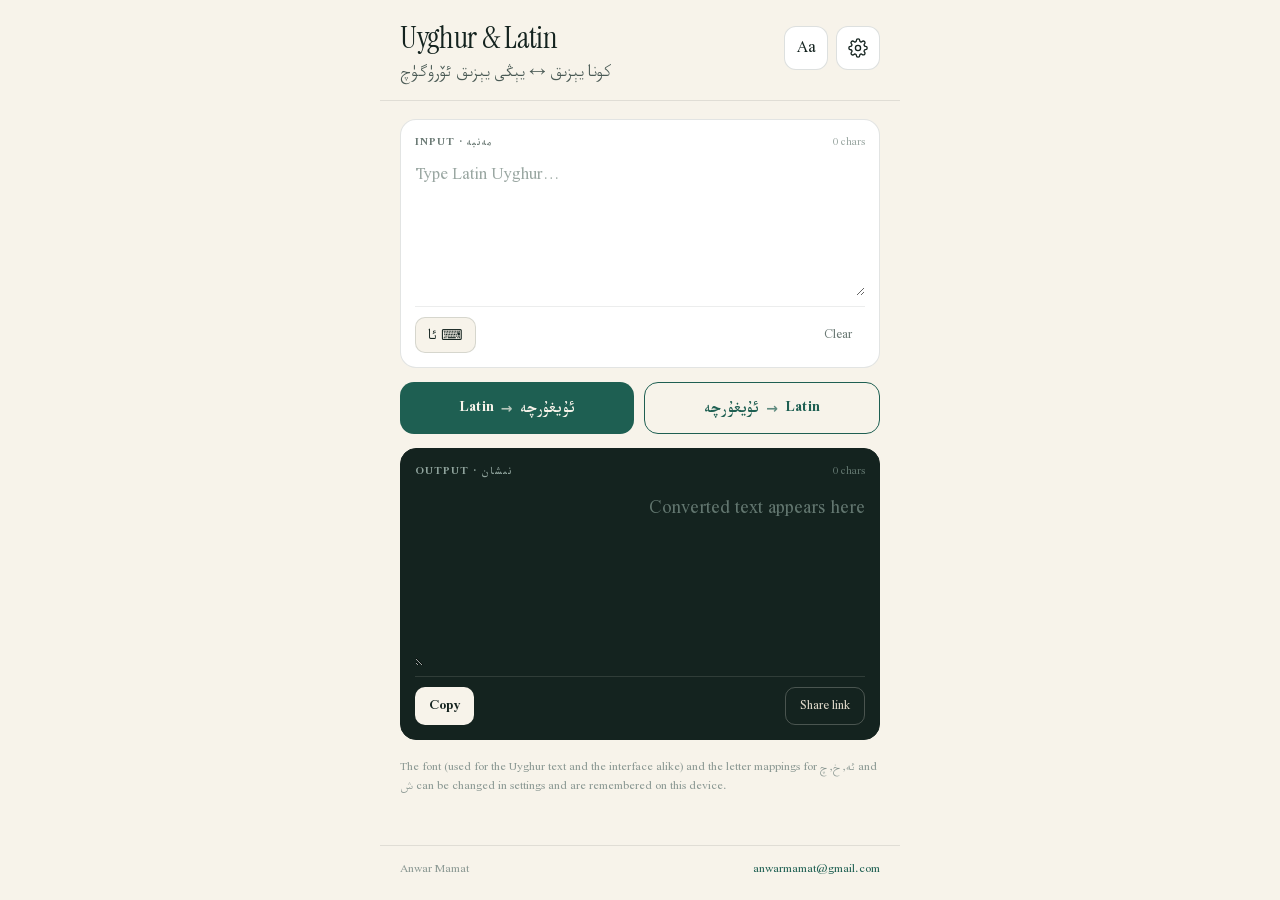
<file: index.html>
<!DOCTYPE html>
<html lang="en">
<head>
<meta charset="utf-8">
<meta name="viewport" content="width=device-width, initial-scale=1">
<meta name="description" content="Convert between the Uyghur Arabic script (كونا يېزىق) and Latin Uyghur (يېڭى يېزىق).">
<meta name="apple-mobile-web-app-capable" content="yes">
<meta name="apple-mobile-web-app-status-bar-style" content="black-translucent">
<title>Uyghur &amp; Latin — Alphabet Converter</title>
<link rel="preload" href="fonts/UKIJTuzBasma.woff2" as="font" type="font/woff2" crossorigin>
<link rel="preload" href="fonts/UKIJTuzBasmaBold.woff2" as="font" type="font/woff2" crossorigin>
<link rel="preconnect" href="https://fonts.googleapis.com">
<link rel="preconnect" href="https://fonts.gstatic.com" crossorigin>
<link href="https://fonts.googleapis.com/css2?family=Instrument+Serif:ital@0;1&family=Noto+Naskh+Arabic:wght@400;500;700&display=swap" rel="stylesheet">
<style>
  *, *::before, *::after { box-sizing: border-box; -webkit-tap-highlight-color: transparent; }

  /* UKIJ faces, self-hosted. Subset to Latin + Arabic + the symbols the
     interface draws, then converted to woff2 — verified pixel-identical to
     the originals. Fonts are free from ukij.org.

     Each family ships regular and bold, because the selected face sets the
     interface as well as the Uyghur text and the UI has 600-weight labels;
     without a real bold the browser would synthesize one. No local(): the
     page should render the same for everyone rather than shifting for
     whoever has the desktop fonts, and the installed originals differ from
     these subsets at U+2192 (see fonts/README.md). Only Tuz Basma, the
     default, is preloaded; the rest arrive when picked. */
  @font-face {
    font-family: 'UKIJ Tuz Basma';
    src: url('fonts/UKIJTuzBasma.woff2') format('woff2');
    font-weight: 400;
    font-style: normal;
    font-display: swap;
  }
  @font-face {
    font-family: 'UKIJ Tuz Basma';
    src: url('fonts/UKIJTuzBasmaBold.woff2') format('woff2');
    font-weight: 700;
    font-style: normal;
    font-display: swap;
  }
  @font-face {
    font-family: 'UKIJ Tuz Kitab';
    src: url('fonts/UKIJTuzKitab.woff2') format('woff2');
    font-weight: 400;
    font-style: normal;
    font-display: swap;
  }
  @font-face {
    font-family: 'UKIJ Tuz Kitab';
    src: url('fonts/UKIJTuzKitabBold.woff2') format('woff2');
    font-weight: 700;
    font-style: normal;
    font-display: swap;
  }
  @font-face {
    font-family: 'UKIJ Basma Qara';
    src: url('fonts/UKIJBasmaQara.woff2') format('woff2');
    font-weight: 400;
    font-style: normal;
    font-display: swap;
  }
  @font-face {
    font-family: 'UKIJ Basma Qara';
    src: url('fonts/UKIJBasmaQaraBold.woff2') format('woff2');
    font-weight: 700;
    font-style: normal;
    font-display: swap;
  }
  @font-face {
    font-family: 'UKIJ Tuz Gezit';
    src: url('fonts/UKIJTuzGezit.woff2') format('woff2');
    font-weight: 400;
    font-style: normal;
    font-display: swap;
  }
  @font-face {
    font-family: 'UKIJ Tuz Gezit';
    src: url('fonts/UKIJTuzGezitBold.woff2') format('woff2');
    font-weight: 700;
    font-style: normal;
    font-display: swap;
  }

  :root {
    --paper: #F7F3EA;
    --paper-2: #EDE7DA;
    --keys-bg: #E4DFD1;
    --card: #FFFFFF;
    --ink: #14231F;
    --ink-2: #4A5A55;
    --muted: #6B7A75;
    --muted-2: #8B9893;
    --faint: #9AA7A2;
    --green: #1E5F52;
    --green-dark: #17493F;
    --rust: #C2542A;
    --line: rgba(20, 35, 31, 0.12);
    --line-soft: rgba(20, 35, 31, 0.08);
    --line-strong: rgba(20, 35, 31, 0.14);
    --on-dark: #F7F3EA;
    --on-dark-muted: #8FA39C;
    --on-dark-faint: #62766F;
    --serif: 'Instrument Serif', Georgia, 'Times New Roman', serif;
    /* --sans and --arabic both follow the selected font; see applyFont(). */
    --sans: 'UKIJ Tuz Basma', system-ui, -apple-system, sans-serif;
    --arabic: 'UKIJ Tuz Basma', 'Noto Naskh Arabic', serif;
  }

  html { -webkit-text-size-adjust: 100%; }
  body {
    margin: 0;
    background: var(--paper-2);
    color: var(--ink);
    font-family: var(--sans);
    font-size: 15px;
    line-height: 1.5;
  }
  button { font-family: inherit; }
  textarea { font-family: inherit; }
  a { color: var(--green); text-decoration: none; }
  a:hover { color: var(--rust); }
  :focus-visible { outline: 2px solid var(--green); outline-offset: 2px; }

  @keyframes riseIn {
    from { transform: translateY(14px); opacity: 0; }
    to   { transform: translateY(0);    opacity: 1; }
  }

  .app {
    min-height: 100vh;
    min-height: 100dvh;
    background: var(--paper);
    display: flex;
    flex-direction: column;
    align-items: center;
  }
  .shell {
    width: 100%;
    max-width: 520px;
    display: flex;
    flex-direction: column;
    min-height: 100vh;
    min-height: 100dvh;
  }

  /* ---------- header ---------- */
  .site-head {
    padding: 22px 20px 16px;
    display: flex;
    align-items: flex-start;
    justify-content: space-between;
    gap: 12px;
    border-bottom: 1px solid rgba(20, 35, 31, 0.10);
  }
  .titles { display: flex; flex-direction: column; gap: 4px; }
  .titles h1 {
    margin: 0;
    font-family: var(--serif);
    font-size: 31px;
    font-weight: 400;
    line-height: 1.05;
    letter-spacing: -0.01em;
  }
  .subtitle {
    font-family: var(--arabic);
    direction: rtl;
    font-size: 17px;
    color: var(--ink-2);
    line-height: 1.5;
  }
  .head-actions { display: flex; gap: 8px; flex-shrink: 0; padding-top: 4px; }
  .icon-btn {
    width: 44px;
    height: 44px;
    border-radius: 12px;
    border: 1px solid var(--line-strong);
    background: var(--card);
    color: var(--ink);
    font-size: 17px;
    cursor: pointer;
    display: flex;
    align-items: center;
    justify-content: center;
    transition: border-color 0.15s, color 0.15s;
  }
  .icon-btn:hover { border-color: var(--green); color: var(--green); }

  /* ---------- main ---------- */
  main {
    flex: 1;
    padding: 18px 20px 24px;
    display: flex;
    flex-direction: column;
    gap: 14px;
  }
  .pane {
    background: var(--card);
    border: 1px solid var(--line);
    border-radius: 16px;
    padding: 14px;
    display: flex;
    flex-direction: column;
    gap: 10px;
  }
  .pane--out { background: var(--ink); border-color: var(--ink); }
  .pane-head {
    display: flex;
    align-items: baseline;
    justify-content: space-between;
    gap: 10px;
  }
  .pane-head label {
    font-size: 11px;
    font-weight: 600;
    letter-spacing: 0.09em;
    text-transform: uppercase;
    color: var(--muted);
  }
  .pane--out .pane-head label { color: var(--on-dark-muted); }
  .count { font-size: 11px; font-variant-numeric: tabular-nums; color: var(--faint); }
  .pane--out .count { color: var(--on-dark-faint); }

  .pane textarea {
    width: 100%;
    min-height: 118px;
    resize: vertical;
    border: 0;
    outline: none;
    background: transparent;
    color: var(--ink);
    font-size: 17px;
    line-height: 1.6;
    padding: 0;
  }
  .pane textarea::placeholder { color: var(--faint); }
  .pane textarea[dir="rtl"] { font-family: var(--arabic); font-size: 19px; line-height: 1.85; }
  .pane--out textarea { color: var(--on-dark); font-size: 18px; line-height: 1.7; }
  .pane--out textarea::placeholder { color: var(--on-dark-faint); }

  .pane-foot {
    display: flex;
    gap: 8px;
    align-items: center;
    border-top: 1px solid var(--line-soft);
    padding-top: 10px;
  }
  .pane--out .pane-foot { border-top-color: rgba(247, 243, 234, 0.12); }

  .chip {
    height: 36px;
    padding: 0 12px;
    border-radius: 10px;
    border: 1px solid var(--line-strong);
    background: var(--paper);
    color: var(--ink);
    font-size: 13px;
    font-weight: 500;
    cursor: pointer;
    transition: border-color 0.15s, background 0.15s;
  }
  .chip:hover { border-color: var(--green); }
  .chip[aria-pressed="true"] { background: var(--green); border-color: var(--green); color: var(--on-dark); }
  .chip--arabic { font-family: var(--arabic); font-size: 15px; }
  .chip--ghost {
    border-color: transparent;
    background: transparent;
    color: var(--muted);
    margin-left: auto;
  }
  .chip--ghost:hover { color: var(--rust); border-color: transparent; }

  .btn-solid-light {
    height: 38px;
    padding: 0 14px;
    border-radius: 10px;
    border: 0;
    background: var(--on-dark);
    color: var(--ink);
    font-size: 13px;
    font-weight: 600;
    cursor: pointer;
    transition: background 0.15s;
  }
  .btn-solid-light:hover { background: #FFFFFF; }
  .btn-outline-dark {
    height: 38px;
    padding: 0 14px;
    border-radius: 10px;
    border: 1px solid rgba(247, 243, 234, 0.24);
    background: transparent;
    color: #DCD6C7;
    font-size: 13px;
    font-weight: 500;
    cursor: pointer;
    margin-left: auto;
    transition: border-color 0.15s, color 0.15s;
  }
  .btn-outline-dark:hover { border-color: var(--on-dark); color: #FFFFFF; }

  /* ---------- convert ---------- */
  .convert { display: flex; gap: 10px; }
  .convert button {
    flex: 1;
    min-height: 52px;
    border-radius: 14px;
    font-size: 14px;
    font-weight: 600;
    letter-spacing: 0.01em;
    cursor: pointer;
    display: flex;
    align-items: center;
    justify-content: center;
    gap: 7px;
    transition: background 0.15s;
  }
  .convert .primary { border: 0; background: var(--green); color: var(--paper); }
  .convert .primary:hover { background: var(--green-dark); }
  .convert .secondary { border: 1px solid var(--green); background: transparent; color: var(--green); }
  .convert .secondary:hover { background: rgba(30, 95, 82, 0.07); }
  .convert .arrow { opacity: 0.7; }
  .convert .script { font-family: var(--arabic); font-size: 16px; }

  /* ---------- keyboard ---------- */
  .keyboard {
    background: var(--keys-bg);
    border: 1px solid rgba(20, 35, 31, 0.10);
    border-radius: 16px;
    padding: 10px;
    display: flex;
    flex-direction: column;
    gap: 6px;
  }
  .keyboard[hidden] { display: none; }
  .key-grid {
    display: grid;
    grid-template-columns: repeat(8, 1fr);
    gap: 6px;
    direction: rtl;
  }
  .key-row { display: flex; gap: 6px; }
  .key {
    height: 44px;
    border-radius: 9px;
    border: 1px solid rgba(20, 35, 31, 0.10);
    background: var(--card);
    color: var(--ink);
    font-family: var(--arabic);
    font-size: 19px;
    cursor: pointer;
    padding: 0;
  }
  .key:active { background: var(--green); color: #FFFFFF; }
  .key--wide { flex: 1; font-family: var(--sans); font-size: 12px; font-weight: 500; color: var(--muted); }
  .key--back { width: 96px; font-family: var(--sans); font-size: 14px; color: var(--muted); }

  .note { margin: 4px 0 0; font-size: 12px; line-height: 1.6; color: var(--muted-2); }

  /* ---------- footer ---------- */
  .site-foot {
    padding: 14px 20px 22px;
    border-top: 1px solid rgba(20, 35, 31, 0.10);
    display: flex;
    justify-content: space-between;
    align-items: center;
    gap: 10px;
    font-size: 12px;
    color: var(--muted-2);
  }

  /* ---------- sheets ---------- */
  .scrim {
    position: fixed;
    inset: 0;
    background: rgba(20, 35, 31, 0.42);
    display: flex;
    align-items: flex-end;
    justify-content: center;
    z-index: 40;
  }
  .scrim[hidden] { display: none; }
  .sheet {
    width: 100%;
    max-width: 520px;
    background: var(--paper);
    border-radius: 20px 20px 0 0;
    padding: 20px 20px 26px;
    display: flex;
    flex-direction: column;
    gap: 16px;
    animation: riseIn 0.22s ease-out;
    max-height: 88vh;
    overflow: auto;
  }
  .sheet-head { display: flex; align-items: center; justify-content: space-between; }
  .sheet-head h2 { margin: 0; font-family: var(--serif); font-size: 25px; font-weight: 400; }
  .sheet-close {
    width: 36px;
    height: 36px;
    border-radius: 10px;
    border: 1px solid var(--line-strong);
    background: var(--card);
    color: var(--ink);
    font-size: 15px;
    cursor: pointer;
  }
  .sheet-note { margin: 0; font-size: 12px; line-height: 1.6; color: var(--muted); }

  .setting {
    display: flex;
    align-items: center;
    justify-content: space-between;
    gap: 12px;
    background: var(--card);
    border: 1px solid var(--line);
    border-radius: 14px;
    padding: 12px 14px;
  }
  .setting-id { display: flex; align-items: center; gap: 12px; }
  .setting-glyph {
    font-family: var(--arabic);
    font-size: 26px;
    line-height: 1;
    color: var(--green);
    min-width: 34px;
  }
  .setting-note { font-size: 12px; color: var(--muted); }
  .setting-note code {
    font-family: ui-monospace, SFMono-Regular, Menlo, monospace;
    font-size: 11px;
    background: var(--paper-2);
    padding: 1px 4px;
    border-radius: 4px;
  }
  .choices { display: flex; gap: 6px; flex-shrink: 0; }
  .choice {
    min-width: 46px;
    height: 40px;
    padding: 0 12px;
    border-radius: 10px;
    border: 1px solid var(--line-strong);
    background: var(--paper);
    color: var(--ink);
    font-size: 14px;
    font-weight: 600;
    cursor: pointer;
    transition: background 0.15s, border-color 0.15s, color 0.15s;
  }
  .choice[aria-pressed="true"] { background: var(--green); border-color: var(--green); color: var(--paper); }

  .sheet-section { display: flex; flex-direction: column; gap: 10px; }
  .section-label {
    font-size: 11px;
    font-weight: 600;
    letter-spacing: 0.09em;
    text-transform: uppercase;
    color: var(--muted);
  }

  .font-list { display: flex; flex-direction: column; gap: 8px; }
  .font-row {
    display: flex;
    align-items: center;
    justify-content: space-between;
    gap: 12px;
    width: 100%;
    background: var(--card);
    border: 1px solid var(--line);
    border-radius: 14px;
    padding: 11px 14px;
    font: inherit;
    color: var(--ink);
    text-align: left;
    cursor: pointer;
    transition: border-color 0.15s, box-shadow 0.15s;
  }
  .font-row:hover { border-color: var(--green); }
  .font-row[aria-pressed="true"] {
    border-color: var(--green);
    box-shadow: inset 0 0 0 1px var(--green);
  }
  .font-meta { display: flex; flex-direction: column; gap: 2px; flex-shrink: 0; }
  .font-name { font-size: 13px; font-weight: 600; }
  .font-row[aria-pressed="true"] .font-name { color: var(--green); }
  .font-state { font-size: 11px; color: var(--muted); }
  .font-sample {
    direction: rtl;
    font-size: 22px;
    line-height: 1.5;
    white-space: nowrap;
    overflow: hidden;
    text-overflow: ellipsis;
    min-width: 0;
  }

  .chart-grid { display: grid; grid-template-columns: repeat(4, 1fr); gap: 8px; }
  .chart-cell {
    background: var(--card);
    border: 1px solid var(--line);
    border-radius: 12px;
    padding: 10px 6px;
    display: flex;
    flex-direction: column;
    align-items: center;
    gap: 4px;
  }
  .chart-uyghur { font-family: var(--arabic); font-size: 24px; line-height: 1.1; color: var(--ink); }
  .chart-latin { font-size: 13px; font-weight: 600; color: var(--green); }

  @media (max-width: 380px) {
    .titles h1 { font-size: 27px; }
    .convert button { font-size: 13px; }
  }
</style>
</head>
<body>

<div class="app">
  <div class="shell">

    <header class="site-head">
      <div class="titles">
        <h1>Uyghur &amp; Latin</h1>
        <div class="subtitle" lang="ug" dir="rtl">كونا يېزىق ↔ يېڭى يېزىق ئۆرۈگۈچ</div>
      </div>
      <div class="head-actions">
        <button type="button" class="icon-btn" id="btnChart" aria-label="Alphabet chart">Aa</button>
        <button type="button" class="icon-btn" id="btnSettings" aria-label="Letter mapping settings">
          <svg width="20" height="20" viewBox="0 0 24 24" fill="none" stroke="currentColor" stroke-width="1.6" stroke-linecap="round" stroke-linejoin="round" aria-hidden="true"><circle cx="12" cy="12" r="3.1"></circle><path d="M19.4 15a1.65 1.65 0 0 0 .33 1.82l.06.06a2 2 0 1 1-2.83 2.83l-.06-.06a1.65 1.65 0 0 0-1.82-.33 1.65 1.65 0 0 0-1 1.51V21a2 2 0 1 1-4 0v-.09A1.65 1.65 0 0 0 9 19.4a1.65 1.65 0 0 0-1.82.33l-.06.06a2 2 0 1 1-2.83-2.83l.06-.06a1.65 1.65 0 0 0 .33-1.82 1.65 1.65 0 0 0-1.51-1H3a2 2 0 1 1 0-4h.09A1.65 1.65 0 0 0 4.6 9a1.65 1.65 0 0 0-.33-1.82l-.06-.06a2 2 0 1 1 2.83-2.83l.06.06A1.65 1.65 0 0 0 9 4.6h.09A1.65 1.65 0 0 0 10.09 3.1V3a2 2 0 1 1 4 0v.09a1.65 1.65 0 0 0 1 1.51 1.65 1.65 0 0 0 1.82-.33l.06-.06a2 2 0 1 1 2.83 2.83l-.06.06a1.65 1.65 0 0 0-.33 1.82v.09a1.65 1.65 0 0 0 1.51 1H21a2 2 0 1 1 0 4h-.09a1.65 1.65 0 0 0-1.51 1z"></path></svg>
        </button>
      </div>
    </header>

    <main>
      <section class="pane">
        <div class="pane-head">
          <label for="txtInput">Input · <span lang="ug" dir="rtl">مەنبە</span></label>
          <span class="count" id="inCount">0 chars</span>
        </div>
        <textarea id="txtInput" rows="5" dir="ltr" spellcheck="false" autocapitalize="none" placeholder="Type Latin Uyghur…"></textarea>
        <div class="pane-foot">
          <button type="button" class="chip chip--arabic" id="btnKeyboard" aria-pressed="false" aria-controls="keyboard">ئا ⌨</button>
          <button type="button" class="chip chip--ghost" id="btnClear">Clear</button>
        </div>
      </section>

      <section class="keyboard" id="keyboard" hidden aria-label="Uyghur keyboard">
        <div class="key-grid" id="keyGrid"></div>
        <div class="key-row">
          <button type="button" class="key key--wide" id="keySpace">space</button>
          <button type="button" class="key key--back" id="keyBack" aria-label="Backspace">⌫</button>
        </div>
      </section>

      <div class="convert">
        <button type="button" class="primary" id="btnL2U">Latin <span class="arrow">→</span> <span class="script" lang="ug">ئۇيغۇرچە</span></button>
        <button type="button" class="secondary" id="btnU2L"><span class="script" lang="ug">ئۇيغۇرچە</span> <span class="arrow">→</span> Latin</button>
      </div>

      <section class="pane pane--out">
        <div class="pane-head">
          <label for="txtOutput">Output · <span lang="ug" dir="rtl">نىشان</span></label>
          <span class="count" id="outCount">0 chars</span>
        </div>
        <textarea id="txtOutput" rows="5" dir="rtl" spellcheck="false" placeholder="Converted text appears here"></textarea>
        <div class="pane-foot">
          <button type="button" class="btn-solid-light" id="btnCopy">Copy</button>
          <button type="button" class="btn-outline-dark" id="btnShare">Share link</button>
        </div>
      </section>

      <p class="note">The font (used for the Uyghur text and the interface alike) and the letter mappings for <span lang="ug">ئە</span>, <span lang="ug">خ</span>, <span lang="ug">چ</span> and <span lang="ug">ش</span> can be changed in settings and are remembered on this device.</p>
    </main>

    <footer class="site-foot">
      <span>Anwar Mamat</span>
      <a href="mailto:anwarmamat@gmail.com">anwarmamat@gmail.com</a>
    </footer>
  </div>

  <div class="scrim" id="settingsScrim" hidden>
    <div class="sheet" role="dialog" aria-modal="true" aria-label="Settings">
      <div class="sheet-head">
        <h2>Settings</h2>
        <button type="button" class="sheet-close" data-close aria-label="Close">✕</button>
      </div>

      <div class="sheet-section">
        <span class="section-label">Font</span>
        <div class="font-list" id="fontRows"></div>
        <p class="sheet-note" id="fontHint"></p>
      </div>

      <div class="sheet-section">
        <span class="section-label">Letter mappings</span>
        <div id="settingRows" style="display:flex; flex-direction:column; gap:10px;"></div>
        <p class="sheet-note" id="settingsHint"></p>
      </div>
    </div>
  </div>

  <div class="scrim" id="chartScrim" hidden>
    <div class="sheet" role="dialog" aria-modal="true" aria-label="Alphabet">
      <div class="sheet-head">
        <h2>Alphabet</h2>
        <button type="button" class="sheet-close" data-close aria-label="Close">✕</button>
      </div>
      <p class="sheet-note">Reflects your current settings.</p>
      <div class="chart-grid" id="chartGrid"></div>
    </div>
  </div>
</div>

<script>
(function () {
  'use strict';

  var STORE = 'uyghur-latin-settings-v1';

  /* ------------------------------------------------------------------
     Transliteration tables.

     One table serves both directions. Each entry is [latin, arabic] and
     may carry a third element `true` marking it an ALIAS: an alternate
     spelling accepted when converting Latin -> Arabic, but never emitted
     when converting Arabic -> Latin. Aliases are what keep the legacy
     `c` for چ usable without making چ round-trip as "c".
     ------------------------------------------------------------------ */

  var BASE = [
    ['a', 'ا'], ['b', 'ب'], ['p', 'پ'], ['t', 'ت'],
    ['j', 'ج'], ['d', 'د'], ['r', 'ر'], ['z', 'ز'],
    ['zh', 'ژ'], ['s', 'س'], ['gh', 'غ'], ['f', 'ف'],
    ['k', 'ك'], ['g', 'گ'], ['ng', 'ڭ'], ['l', 'ل'],
    ['m', 'م'], ['n', 'ن'], ['o', 'و'], ['u', 'ۇ'],
    ['ö', 'ۆ'], ['ü', 'ۈ'], ['w', 'ۋ'],
    ['i', 'ى'], ['y', 'ي'],
    ['c', 'چ', true]          // legacy typing alias for چ
  ];

  var PUNCT = [
    ['?', '؟'],               // ؟
    [',', '،'],               // ،
    [';', '؛'],               // ؛
    ['.', '۔'],               // ۔  (U+06D4 ARABIC FULL STOP)
    ['.', 'ٜ', true]          // accept the combining mark older
                                   // builds wrote here, never emit it
  ];

  // Vowels, keyed by Arabic letter: these take a leading hamza (ئ) when
  // they open a word.
  var VOWELS = 'اەېىوۇۆۈ';
  var HAMZA = 'ئ';
  // Characters after which the next letter counts as word-initial.
  var BREAKS = ' \n\r\t\'".,:;?!()،؛؟۔«»—–-';

  var KEYS = (
    'ئ ا ە ب پ ت ج چ خ د ' +
    'ر ز ژ س ش غ ف ق ك گ ' +
    'ڭ ل م ن ھ و ۇ ۆ ۈ ۋ ' +
    'ې ى ي ، ؟ ۔'
  ).split(' ');

  /* ------------------------------------------------------------------
     Uyghur display fonts. The four UKIJ faces are the ones Uyghur
     typesetting actually uses. They are self-hosted (see the @font-face
     rules above) so every visitor gets them, installed or not; each stack
     still ends in Noto Naskh Arabic in case a download fails.
     ------------------------------------------------------------------ */
  var FONTS = [
    { id: 'tuzbasma',  name: 'UKIJ Tuz Basma',    note: 'Body text, the default' },
    { id: 'tuzkitab',  name: 'UKIJ Tuz Kitab',    note: 'Body text, wider' },
    { id: 'basmaqara', name: 'UKIJ Basma Qara',   note: 'Heavier, compact' },
    { id: 'tuzgezit',  name: 'UKIJ Tuz Gezit',    note: 'Newspaper' },
    { id: 'noto',      name: 'Noto Naskh Arabic', note: 'Naskh',  builtin: true }
  ];
  FONTS.forEach(function (f) {
    // stack: Uyghur text.  uiStack: the Latin interface, same face.
    f.stack = f.builtin
      ? "'Noto Naskh Arabic', serif"
      : "'" + f.name + "', 'Noto Naskh Arabic', serif";
    f.uiStack = f.builtin
      ? "'Noto Naskh Arabic', system-ui, -apple-system, sans-serif"
      : "'" + f.name + "', system-ui, -apple-system, sans-serif";
  });
  var FONT_SAMPLE = 'ئۇيغۇرچە يېزىق';

  function fontById(id) {
    for (var i = 0; i < FONTS.length; i++) if (FONTS[i].id === id) return FONTS[i];
    return null;
  }

  // Canonical Uyghur alphabet order, for the chart.
  var ORDER = (
    'ا ە ب پ ت ج چ خ د ر ' +
    'ز ژ س ش غ ف ق ك گ ڭ ' +
    'ل م ن ھ و ۇ ۆ ۈ ۋ ې ' +
    'ى ي'
  ).split(' ');

  /* Build the settings-dependent part of the table. */
  /* x cannot stand for both خ and ش. The settings UI stops you selecting
     that pair, but the tables must be correct on their own too — otherwise
     whichever entry happened to be pushed first would silently win. */
  function normalize(cfg) {
    var h = cfg.h === 'h' ? 'h' : 'x';
    var sh = cfg.sh === 'x' ? 'x' : 'sh';
    if (h === 'x' && sh === 'x') sh = 'sh';
    return {
      e: cfg.e === 'ë' ? 'ë' : 'e',
      h: h,
      q: cfg.q === 'q' ? 'q' : 'ch',
      sh: sh
    };
  }

  function buildTable(raw) {
    var cfg = normalize(raw);
    var t = BASE.concat(PUNCT);

    // The Yengi Yeziq letters for ھ and ق are always accepted as input,
    // whichever convention is selected.
    t = t.concat([['ⱨ', 'ھ', true], ['ⱪ', 'ق', true]]);

    // خ  and  ھ
    if (cfg.h === 'x') {
      t = t.concat([['x', 'خ'], ['h', 'ھ']]);
    } else {
      // h is spoken for by خ, so ھ takes the digraph hh. Without this ھ
      // was untypable.
      t = t.concat([['h', 'خ'], ['hh', 'ھ']]);
    }

    // چ  and  ق
    if (cfg.q === 'ch') {
      t = t.concat([['ch', 'چ'], ['q', 'ق']]);
    } else {
      // q is spoken for by چ, so ق takes the digraph qh. Without this ق
      // was untypable.
      t = t.concat([['q', 'چ'], ['qh', 'ق']]);
    }

    // ش
    if (cfg.sh === 'sh') {
      t = t.concat([['sh', 'ش']]);
      // With خ on h and ش on sh, nothing claimed x and it fell through as a
      // literal Latin letter. Yengi Yeziq spells ش as x, so accept it.
      if (cfg.h !== 'x') t = t.concat([['x', 'ش', true]]);
    } else {
      t = t.concat([['x', 'ش']]);
    }

    // ە  and  ې
    if (cfg.e === 'e') {
      t = t.concat([
        ['e', 'ە'], ['ë', 'ې'],
        ['é', 'ې', true], ['è', 'ې', true]
      ]);
    } else {
      t = t.concat([
        ['ë', 'ە'],
        ['é', 'ە', true], ['è', 'ە', true],
        ['e', 'ې']
      ]);
    }
    return t;
  }

  /* Latin -> Arabic lookups, split by length so a two-letter entry can
     never be matched by its first character alone. */
  function forwardMaps(cfg) {
    var one = {}, two = {};
    buildTable(cfg).forEach(function (row) {
      var bucket = row[0].length === 2 ? two : one;
      if (!(row[0] in bucket)) bucket[row[0]] = row[1];
    });
    return { one: one, two: two };
  }

  /* Arabic -> Latin, primaries only: aliases never win the reverse. */
  function reverseMap(cfg) {
    var rev = {};
    buildTable(cfg).forEach(function (row) {
      if (row[2]) return;
      if (!(row[1] in rev)) rev[row[1]] = row[0];
    });
    // Legacy: clean up the combining mark old builds emitted for '.'
    if (!('ٜ' in rev)) rev['ٜ'] = '.';
    return rev;
  }

  function latinToUyghur(src, cfg) {
    var m = forwardMaps(cfg);
    var s = String(src || '').toLowerCase();
    var out = '';
    var i = 0;
    while (i < s.length) {
      var latin = null, arabic = null;

      if (i + 1 < s.length) {
        var pair = s.substr(i, 2);
        if (pair in m.two) { latin = pair; arabic = m.two[pair]; }
      }
      if (arabic === null && s[i] in m.one) {
        latin = s[i];
        arabic = m.one[s[i]];
      }
      if (arabic === null) {
        // Unknown character passes through. The apostrophe is a syllable
        // separator ("bi'ologiye") and is consumed here.
        if (s[i] !== '\'') out += s[i];
        i += 1;
        continue;
      }

      var wordStart = i === 0 || BREAKS.indexOf(s[i - 1]) !== -1;
      if (wordStart && VOWELS.indexOf(arabic) !== -1) out += HAMZA;
      out += arabic;
      i += latin.length;
    }
    return out;
  }

  function uyghurToLatin(src, cfg) {
    var rev = reverseMap(cfg);
    var s = String(src || '');
    var out = '';
    var afterLetter = false;
    for (var i = 0; i < s.length; i++) {
      var ch = s[i];
      if (ch === HAMZA) {
        // Word-initial hamza is silent; mid-word it marks a syllable
        // boundary and comes back as an apostrophe.
        if (afterLetter) out += '\'';
        afterLetter = false;
        continue;
      }
      if (ch in rev) {
        out += rev[ch];
        afterLetter = true;
      } else {
        out += ch;
        afterLetter = false;
      }
    }
    return out;
  }

  /* ------------------------------------------------------------------
     State
     ------------------------------------------------------------------ */

  var state = { mode: 'l2u', font: 'tuzbasma', e: 'e', h: 'x', q: 'ch', sh: 'sh' };

  function loadSettings() {
    try {
      var saved = JSON.parse(localStorage.getItem(STORE) || 'null');
      if (saved) {
        if (saved.e === 'e' || saved.e === 'ë') state.e = saved.e;
        if (saved.h === 'x' || saved.h === 'h') state.h = saved.h;
        if (saved.q === 'ch' || saved.q === 'q') state.q = saved.q;
        if (saved.sh === 'sh' || saved.sh === 'x') state.sh = saved.sh;
        if (saved.font && fontById(saved.font)) state.font = saved.font;
      }
    } catch (err) { /* private mode, corrupt JSON — defaults are fine */ }
    resolveConflict('sh');
  }

  function saveSettings() {
    try {
      localStorage.setItem(STORE, JSON.stringify({
        e: state.e, h: state.h, q: state.q, sh: state.sh, font: state.font
      }));
    } catch (err) { /* ignore */ }
  }

  // خ=x and ش=x would both claim the letter x. Whichever the user just
  // touched wins; the other moves to its alternative.
  function resolveConflict(touched) {
    if (state.h === 'x' && state.sh === 'x') {
      if (touched === 'sh') state.h = 'h';
      else state.sh = 'sh';
    }
  }

  /* ------------------------------------------------------------------
     DOM
     ------------------------------------------------------------------ */

  var $ = function (id) { return document.getElementById(id); };
  var input = $('txtInput'), output = $('txtOutput');
  var inCount = $('inCount'), outCount = $('outCount');
  var keyboard = $('keyboard'), btnKeyboard = $('btnKeyboard');
  var settingsScrim = $('settingsScrim'), chartScrim = $('chartScrim');
  var copyTimer = null, shareTimer = null;

  function syncDirection() {
    var latinFirst = state.mode === 'l2u';
    input.dir = latinFirst ? 'ltr' : 'rtl';
    output.dir = latinFirst ? 'rtl' : 'ltr';
    input.placeholder = latinFirst
      ? 'Type Latin Uyghur…'
      : 'ئۇيغۇر يېزىقىدا كىرگۈزۈڭ…';
  }

  function syncCounts() {
    inCount.textContent = input.value.length + ' chars';
    outCount.textContent = output.value.length + ' chars';
  }

  function convert(mode) {
    state.mode = mode;
    output.value = mode === 'l2u'
      ? latinToUyghur(input.value, state)
      : uyghurToLatin(input.value, state);
    syncDirection();
    syncCounts();
  }

  function insertAtCaret(text) {
    var start = input.selectionStart, end = input.selectionEnd;
    if (typeof start !== 'number') {
      input.value += text;
    } else {
      input.value = input.value.slice(0, start) + text + input.value.slice(end);
      input.selectionStart = input.selectionEnd = start + text.length;
    }
    input.focus();
    syncCounts();
  }

  function flash(button, label, timerRef) {
    var original = timerRef.original || button.textContent;
    timerRef.original = original;
    button.textContent = label;
    clearTimeout(timerRef.id);
    timerRef.id = setTimeout(function () { button.textContent = original; }, 1700);
  }

  /* ---- keyboard ---- */
  (function buildKeyboard() {
    var grid = $('keyGrid');
    KEYS.forEach(function (ch) {
      var b = document.createElement('button');
      b.type = 'button';
      b.className = 'key';
      b.textContent = ch;
      b.addEventListener('click', function () { insertAtCaret(ch); });
      grid.appendChild(b);
    });
    $('keySpace').addEventListener('click', function () { insertAtCaret(' '); });
    $('keyBack').addEventListener('click', function () {
      var start = input.selectionStart, end = input.selectionEnd;
      if (typeof start !== 'number') {
        input.value = input.value.slice(0, -1);
      } else if (start !== end) {
        input.value = input.value.slice(0, start) + input.value.slice(end);
        input.selectionStart = input.selectionEnd = start;
      } else if (start > 0) {
        input.value = input.value.slice(0, start - 1) + input.value.slice(start);
        input.selectionStart = input.selectionEnd = start - 1;
      }
      input.focus();
      syncCounts();
    });
  })();

  /* ---- font picker ---- */
  function applyFont() {
    var f = fontById(state.font) || FONTS[0];
    var root = document.documentElement.style;
    root.setProperty('--arabic', f.stack);
    root.setProperty('--sans', f.uiStack);
    // Headings keep Instrument Serif; only body/UI text follows the choice.
    if (document.fonts && document.fonts.load) {
      try { document.fonts.load('700 1em ' + f.uiStack, 'Settings'); } catch (err) { /* ignore */ }
    }
  }

  /* The previews are the whole point of the picker, so the faces have to be
     in hand before the rows are drawn — otherwise all five render in the
     fallback and look identical. Fetch them the first time the sheet is
     opened, then redraw. */
  var fontsWarmed = false;
  function warmFonts() {
    if (fontsWarmed) return;
    fontsWarmed = true;
    if (!document.fonts || !document.fonts.load || typeof Promise === 'undefined') return;
    var loads = FONTS.map(function (f) {
      return document.fonts.load('22px ' + f.stack, FONT_SAMPLE);
    });
    Promise.all(loads).then(renderFonts, function () { /* offline — swap covers it */ });
  }

  function renderFonts() {
    var host = $('fontRows');
    host.textContent = '';
    FONTS.forEach(function (f) {
      var row = document.createElement('button');
      row.type = 'button';
      row.className = 'font-row';
      row.setAttribute('aria-pressed', String(state.font === f.id));

      var meta = document.createElement('div');
      meta.className = 'font-meta';
      var name = document.createElement('span');
      name.className = 'font-name';
      name.textContent = f.name;
      var note = document.createElement('span');
      note.className = 'font-state';
      note.textContent = f.note;
      meta.appendChild(name);
      meta.appendChild(note);

      var sample = document.createElement('span');
      sample.className = 'font-sample';
      sample.lang = 'ug';
      sample.style.fontFamily = f.stack;
      sample.textContent = FONT_SAMPLE;

      row.appendChild(meta);
      row.appendChild(sample);
      row.addEventListener('click', function () {
        state.font = f.id;
        applyFont();
        saveSettings();
        renderFonts();
      });
      host.appendChild(row);
    });

    $('fontHint').textContent =
      'Your choice sets the Uyghur text and the interface; headings keep ' +
      'their own face. The four UKIJ faces are served with the page, so ' +
      'they work on any device. Free for desktop use at ukij.org.';
  }

  /* ---- settings sheet ---- */
  var SETTING_DEFS = [
    { key: 'e',  glyph: 'ئە', choices: ['e', 'ë'],
      note: function () {
        return state.e === 'e'
          ? 'e → ە, ë → ې'
          : 'ë → ە, e → ې';
      } },
    { key: 'h',  glyph: 'خ', choices: ['x', 'h'],
      note: function () {
        return state.h === 'x'
          ? 'x → خ, h → ھ'
          : 'h → خ, hh → ھ';
      } },
    { key: 'q',  glyph: 'چ', choices: ['ch', 'q'],
      note: function () {
        return state.q === 'ch'
          ? 'ch → چ, q → ق'
          : 'q → چ, qh → ق';
      } },
    { key: 'sh', glyph: 'ش', choices: ['sh', 'x'],
      note: function () {
        if (state.sh !== 'sh') return 'x → ش';
        // With خ on h, nothing else claims x, so it is taken for ش too.
        return state.h === 'x' ? 'sh → ش' : 'sh → ش, x → ش';
      } }
  ];

  function renderSettings() {
    var host = $('settingRows');
    host.textContent = '';
    SETTING_DEFS.forEach(function (def) {
      var row = document.createElement('div');
      row.className = 'setting';

      var id = document.createElement('div');
      id.className = 'setting-id';
      var glyph = document.createElement('span');
      glyph.className = 'setting-glyph';
      glyph.lang = 'ug';
      glyph.textContent = def.glyph;
      var note = document.createElement('span');
      note.className = 'setting-note';
      note.textContent = def.note();
      id.appendChild(glyph);
      id.appendChild(note);

      var choices = document.createElement('div');
      choices.className = 'choices';
      def.choices.forEach(function (value) {
        var b = document.createElement('button');
        b.type = 'button';
        b.className = 'choice';
        b.textContent = value;
        b.setAttribute('aria-pressed', String(state[def.key] === value));
        b.addEventListener('click', function () {
          state[def.key] = value;
          resolveConflict(def.key);
          saveSettings();
          renderSettings();
          renderChart();
          if (output.value) convert(state.mode);
        });
        choices.appendChild(b);
      });

      row.appendChild(id);
      row.appendChild(choices);
      host.appendChild(row);
    });

    $('settingsHint').textContent =
      'x cannot stand for both خ and ش, so choosing one moves the other. ' +
      'When h or q is taken by خ or چ, the digraphs hh and qh cover ھ and ق, ' +
      'as do the Yengi Yeziq letters ⱨ and ⱪ, which are always accepted.';
  }

  /* ---- alphabet chart ---- */
  function renderChart() {
    var rev = reverseMap(state);
    var grid = $('chartGrid');
    grid.textContent = '';
    ORDER.forEach(function (arabic) {
      var latin = rev[arabic];
      if (!latin) return;
      var cell = document.createElement('div');
      cell.className = 'chart-cell';
      var u = document.createElement('span');
      u.className = 'chart-uyghur';
      u.lang = 'ug';
      u.textContent = VOWELS.indexOf(arabic) !== -1 ? HAMZA + arabic : arabic;
      var l = document.createElement('span');
      l.className = 'chart-latin';
      l.textContent = latin;
      cell.appendChild(u);
      cell.appendChild(l);
      grid.appendChild(cell);
    });
  }

  /* ---- sheets open/close ---- */
  function openSheet(scrim) {
    settingsScrim.hidden = true;
    chartScrim.hidden = true;
    scrim.hidden = false;
  }
  function closeSheets() {
    settingsScrim.hidden = true;
    chartScrim.hidden = true;
  }
  [settingsScrim, chartScrim].forEach(function (scrim) {
    scrim.addEventListener('click', function (ev) {
      if (ev.target === scrim || ev.target.hasAttribute('data-close')) closeSheets();
    });
  });
  document.addEventListener('keydown', function (ev) {
    if (ev.key === 'Escape') closeSheets();
  });

  /* ---- wiring ---- */
  $('btnL2U').addEventListener('click', function () { convert('l2u'); });
  $('btnU2L').addEventListener('click', function () { convert('u2l'); });
  input.addEventListener('input', syncCounts);
  output.addEventListener('input', syncCounts);

  $('btnClear').addEventListener('click', function () {
    input.value = '';
    output.value = '';
    syncCounts();
    input.focus();
  });

  btnKeyboard.addEventListener('click', function () {
    var open = keyboard.hidden;
    keyboard.hidden = !open;
    btnKeyboard.setAttribute('aria-pressed', String(open));
  });

  var copyRef = {}, shareRef = {};
  $('btnCopy').addEventListener('click', function () {
    var btn = this;
    if (!output.value) return;
    if (navigator.clipboard && navigator.clipboard.writeText) {
      navigator.clipboard.writeText(output.value).then(
        function () { flash(btn, 'Copied', copyRef); },
        function () { flash(btn, 'Press ⌘C', copyRef); }
      );
    } else {
      output.select();
      flash(btn, 'Press ⌘C', copyRef);
    }
  });

  $('btnShare').addEventListener('click', function () {
    var btn = this;
    var url;
    try {
      url = new URL(location.href);
      url.search = '?t=' + encodeURIComponent(input.value) + '&m=' + state.mode;
      url = url.toString();
    } catch (err) { return; }
    if (navigator.clipboard && navigator.clipboard.writeText) {
      navigator.clipboard.writeText(url).then(
        function () { flash(btn, 'Link copied', shareRef); },
        function () { flash(btn, 'Copy failed', shareRef); }
      );
    } else {
      flash(btn, 'Copy failed', shareRef);
    }
  });

  $('btnSettings').addEventListener('click', function () {
    warmFonts();
    openSheet(settingsScrim);
  });
  $('btnChart').addEventListener('click', function () { openSheet(chartScrim); });

  /* ---- boot ---- */
  loadSettings();
  applyFont();
  renderFonts();
  renderSettings();
  renderChart();

  try {
    var params = new URLSearchParams(location.search);
    var shared = params.get('t');
    if (shared) {
      input.value = shared;
      state.mode = params.get('m') === 'u2l' ? 'u2l' : 'l2u';
      convert(state.mode);
    }
  } catch (err) { /* ignore */ }

  syncDirection();
  syncCounts();
})();
</script>
</body>
</html>
</file>
